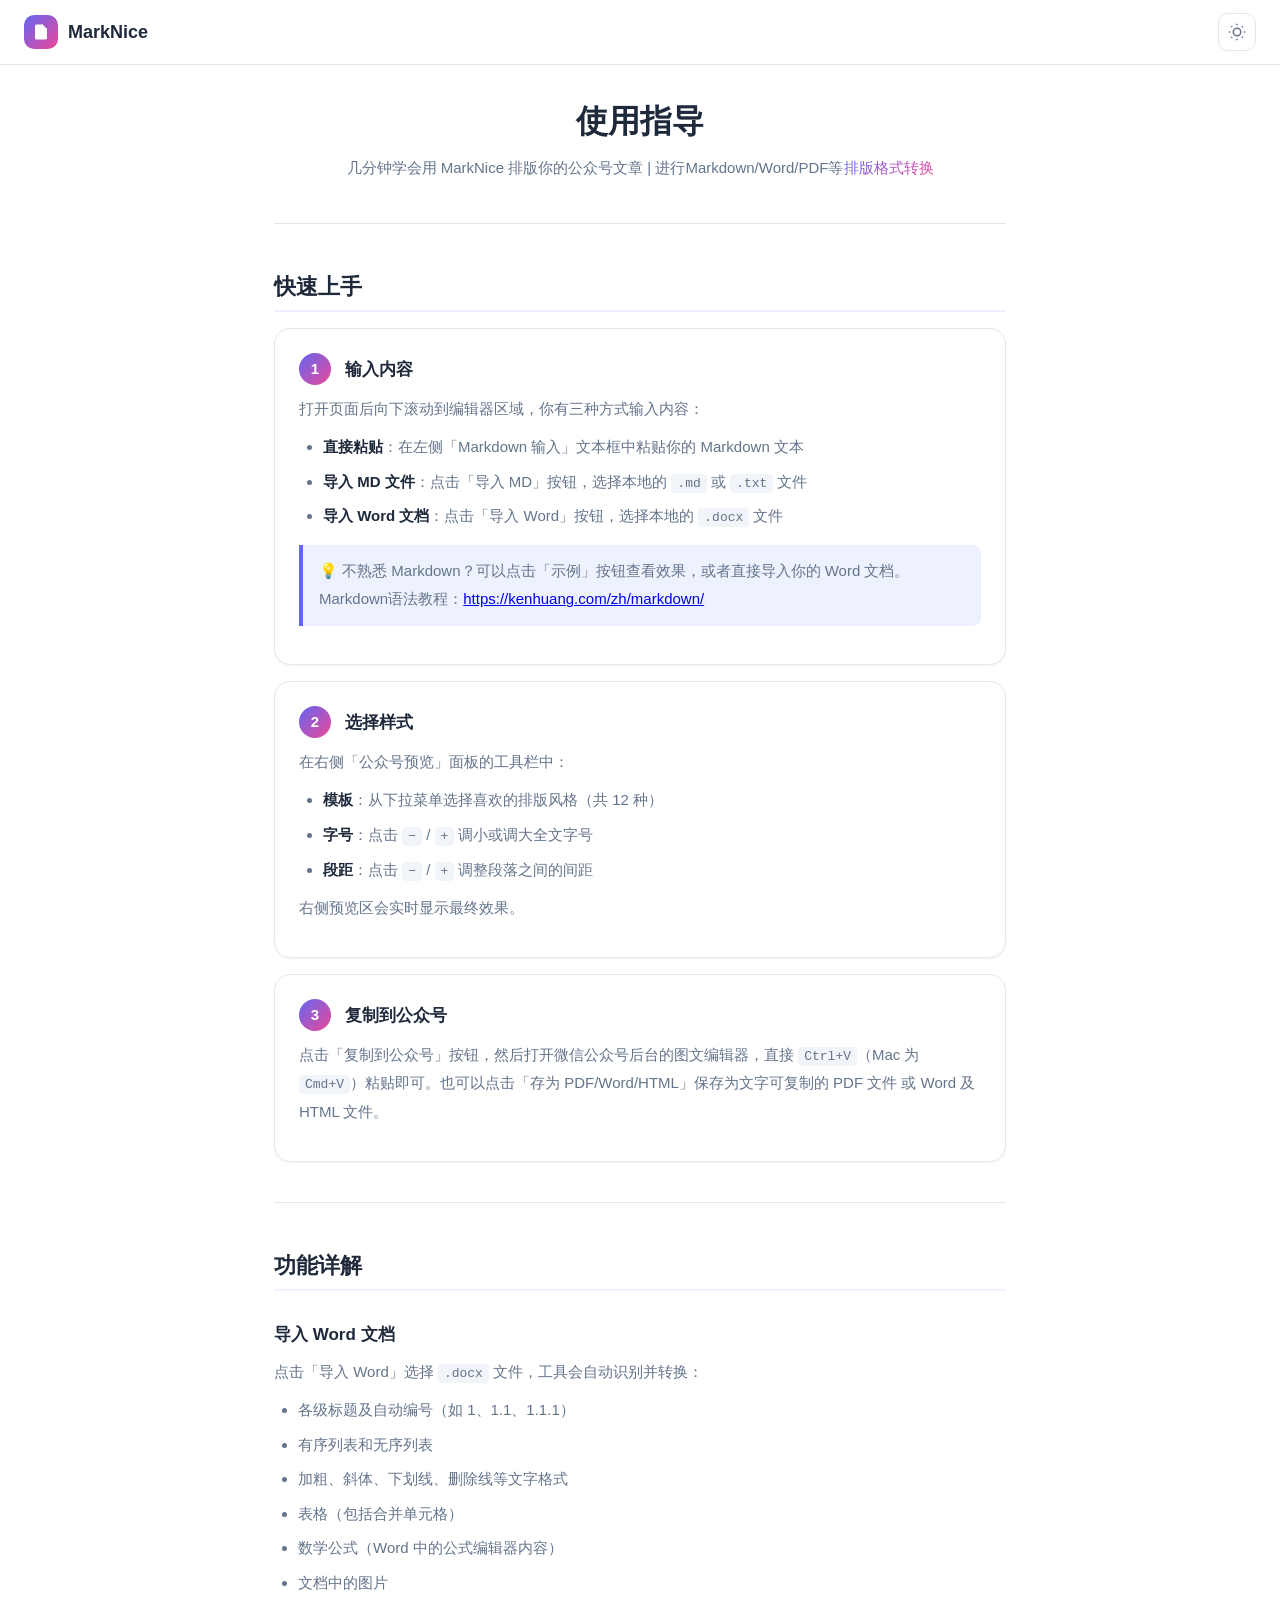
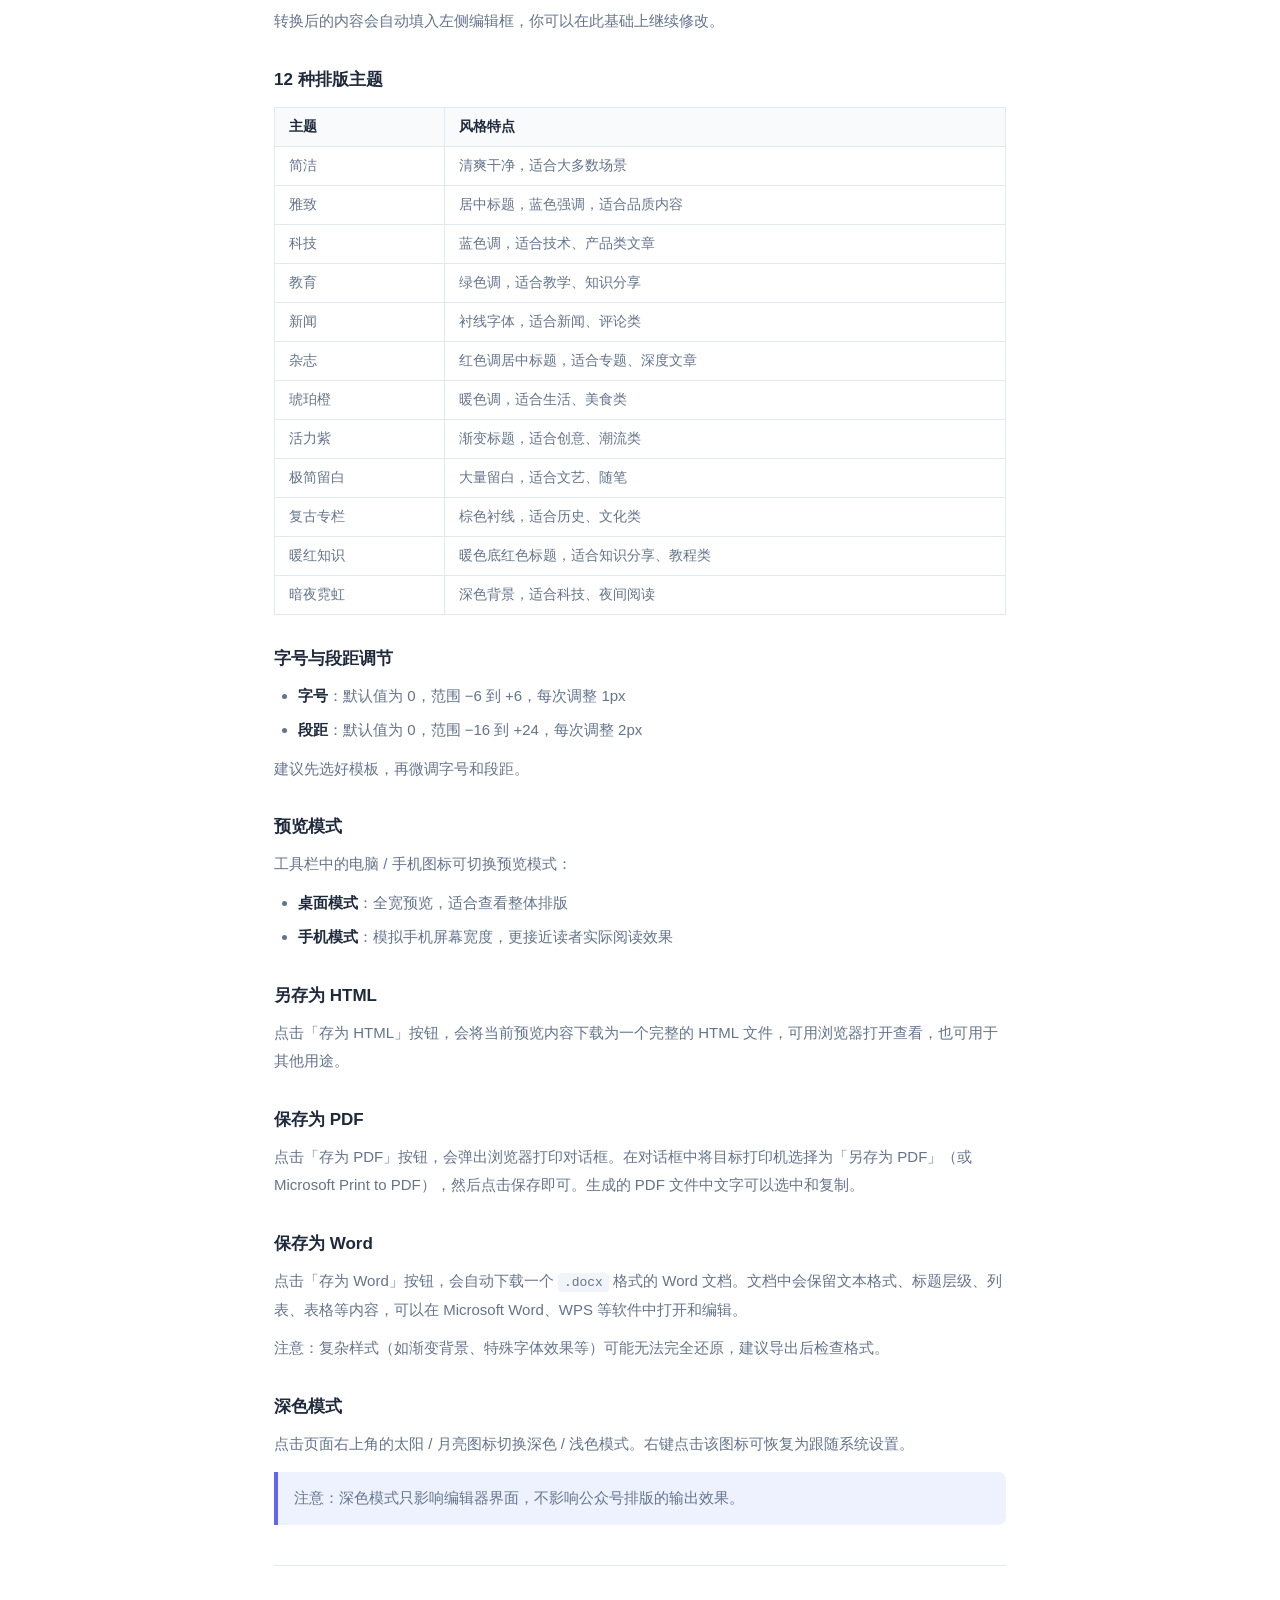
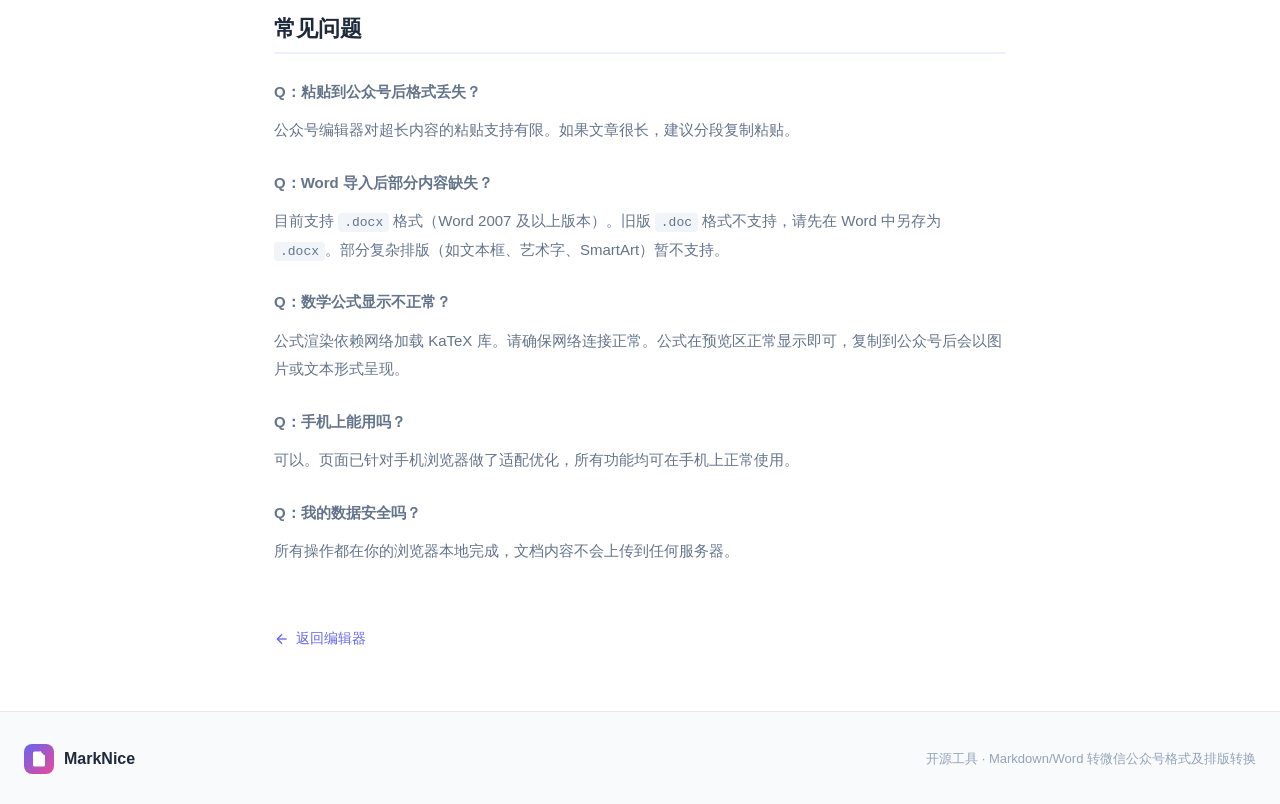
<file: guide.html>
<!doctype html>
<html lang="zh-CN">
<head>
  <meta charset="UTF-8" />
  <meta name="viewport" content="width=device-width, initial-scale=1.0" />
  <title>使用指导 | MarkNice</title>
  <link rel="stylesheet" href="./src/styles.css" />
  <style>
    .guide-section {
      padding: 100px 0 60px;
      background: var(--bg);
    }
    .guide-content {
      max-width: 780px;
      margin: 0 auto;
      padding: 0 24px;
    }
    .guide-content h1 {
      font-size: 32px;
      font-weight: 800;
      color: var(--text);
      margin-bottom: 8px;
      text-align: center;
    }
    .guide-subtitle {
      text-align: center;
      color: var(--text-secondary);
      font-size: 15px;
      margin-bottom: 40px;
    }
    .guide-content h2 {
      font-size: 22px;
      font-weight: 700;
      color: var(--text);
      margin: 48px 0 16px;
      padding-bottom: 8px;
      border-bottom: 2px solid var(--accent-light);
    }
    .guide-content h3 {
      font-size: 17px;
      font-weight: 700;
      color: var(--text);
      margin: 32px 0 12px;
    }
    .guide-content p {
      font-size: 15px;
      line-height: 1.9;
      color: var(--text-secondary);
      margin: 10px 0;
    }
    .guide-content ul, .guide-content ol {
      padding-left: 24px;
      margin: 10px 0;
    }
    .guide-content li {
      font-size: 15px;
      line-height: 1.9;
      color: var(--text-secondary);
      margin: 6px 0;
    }
    .guide-content strong {
      color: var(--text);
      font-weight: 600;
    }
    .guide-content code {
      background: var(--bg-muted);
      padding: 2px 6px;
      border-radius: 4px;
      font-size: 13px;
      font-family: Menlo, Consolas, monospace;
    }
    .guide-content hr {
      border: none;
      border-top: 1px solid var(--card-border);
      margin: 40px 0;
    }
    .guide-content blockquote {
      margin: 14px 0;
      padding: 12px 16px;
      border-left: 4px solid var(--accent);
      background: var(--accent-light);
      border-radius: 0 8px 8px 0;
      color: var(--text-secondary);
      font-size: 14px;
      line-height: 1.8;
    }
    .guide-content blockquote p { margin: 0; }
    .guide-table {
      width: 100%;
      border-collapse: collapse;
      margin: 16px 0;
      font-size: 14px;
    }
    .guide-table th, .guide-table td {
      border: 1px solid var(--card-border);
      padding: 10px 14px;
      text-align: left;
    }
    .guide-table th {
      background: var(--bg-soft);
      font-weight: 600;
      color: var(--text);
    }
    .guide-table td {
      color: var(--text-secondary);
    }
    .step-card {
      background: var(--card);
      border: 1px solid var(--card-border);
      border-radius: var(--radius);
      padding: 24px;
      margin: 16px 0;
      box-shadow: var(--shadow-sm);
    }
    .step-num {
      display: inline-flex;
      align-items: center;
      justify-content: center;
      width: 32px;
      height: 32px;
      background: linear-gradient(135deg, var(--gradient-from), var(--gradient-to));
      color: #fff;
      font-size: 15px;
      font-weight: 700;
      border-radius: 50%;
      margin-right: 10px;
      vertical-align: middle;
    }
    .step-title {
      font-size: 17px;
      font-weight: 700;
      color: var(--text);
      vertical-align: middle;
    }
    .faq-item { margin: 24px 0; }
    .faq-q {
      font-size: 15px;
      font-weight: 700;
      color: var(--text);
      margin-bottom: 6px;
    }
    .faq-a {
      font-size: 14px;
      line-height: 1.85;
      color: var(--text-secondary);
    }
    .back-link {
      display: inline-flex;
      align-items: center;
      gap: 6px;
      color: var(--accent);
      text-decoration: none;
      font-size: 14px;
      font-weight: 500;
      margin-top: 40px;
      transition: opacity 0.2s;
    }
    .back-link:hover { opacity: 0.8; }
    @media (max-width: 768px) {
      .guide-section { padding: 80px 0 40px; }
      .guide-content h1 { font-size: 24px; }
      .guide-content h2 { font-size: 19px; margin-top: 36px; }
      .guide-content { padding: 0 16px; }
      .step-card { padding: 18px; }
    }
  </style>
</head>
<body>
  <!-- Navbar -->
  <nav id="navbar" class="navbar">
    <div class="nav-inner">
      <a href="./index.html" class="logo">
        <div class="logo-icon">
          <svg viewBox="0 0 24 24" width="18" height="18" fill="currentColor">
            <path d="M14 2H6a2 2 0 0 0-2 2v16a2 2 0 0 0 2 2h12a2 2 0 0 0 2-2V8l-6-6z"/>
            <polyline points="14 2 14 8 20 8" fill="none" stroke="currentColor" stroke-width="1.5"/>
          </svg>
        </div>
        <span class="logo-text">MarkNice</span>
      </a>
      <div class="nav-actions">
        <button id="modeToggleBtn" class="nav-btn" title="切换主题">
          <svg id="sunIcon" viewBox="0 0 24 24" width="18" height="18" fill="none" stroke="currentColor" stroke-width="2">
            <circle cx="12" cy="12" r="5"/><line x1="12" y1="1" x2="12" y2="3"/><line x1="12" y1="21" x2="12" y2="23"/><line x1="4.22" y1="4.22" x2="5.64" y2="5.64"/><line x1="18.36" y1="18.36" x2="19.78" y2="19.78"/><line x1="1" y1="12" x2="3" y2="12"/><line x1="21" y1="12" x2="23" y2="12"/><line x1="4.22" y1="19.78" x2="5.64" y2="18.36"/><line x1="18.36" y1="5.64" x2="19.78" y2="4.22"/>
          </svg>
          <svg id="moonIcon" viewBox="0 0 24 24" width="18" height="18" fill="none" stroke="currentColor" stroke-width="2" style="display:none">
            <path d="M21 12.79A9 9 0 1 1 11.21 3 7 7 0 0 0 21 12.79z"/>
          </svg>
        </button>
      </div>
    </div>
  </nav>

  <section class="guide-section">
    <div class="guide-content">
      <h1>使用指导</h1>
      <p class="guide-subtitle">几分钟学会用 MarkNice 排版你的公众号文章 | 进行Markdown/Word/PDF等<span class="gradient-text">排版格式转换</span></p>

      <hr />

      <h2>快速上手</h2>

      <div class="step-card">
        <span class="step-num">1</span>
        <span class="step-title">输入内容</span>
        <p>打开页面后向下滚动到编辑器区域，你有三种方式输入内容：</p>
        <ul>
          <li><strong>直接粘贴</strong>：在左侧「Markdown 输入」文本框中粘贴你的 Markdown 文本</li>
          <li><strong>导入 MD 文件</strong>：点击「导入 MD」按钮，选择本地的 <code>.md</code> 或 <code>.txt</code> 文件</li>
          <li><strong>导入 Word 文档</strong>：点击「导入 Word」按钮，选择本地的 <code>.docx</code> 文件</li>
        </ul>
        <blockquote><p>💡 不熟悉 Markdown？可以点击「示例」按钮查看效果，或者直接导入你的 Word 文档。<br/> Markdown语法教程：<a href="https://kenhuang.com/zh/markdown/">https://kenhuang.com/zh/markdown/ </a></p></blockquote>
      </div>

      <div class="step-card">
        <span class="step-num">2</span>
        <span class="step-title">选择样式</span>
        <p>在右侧「公众号预览」面板的工具栏中：</p>
        <ul>
          <li><strong>模板</strong>：从下拉菜单选择喜欢的排版风格（共 12 种）</li>
          <li><strong>字号</strong>：点击 <code>−</code> / <code>+</code> 调小或调大全文字号</li>
          <li><strong>段距</strong>：点击 <code>−</code> / <code>+</code> 调整段落之间的间距</li>
        </ul>
        <p>右侧预览区会实时显示最终效果。</p>
      </div>

      <div class="step-card">
        <span class="step-num">3</span>
        <span class="step-title">复制到公众号</span>
        <p>点击「复制到公众号」按钮，然后打开微信公众号后台的图文编辑器，直接 <code>Ctrl+V</code>（Mac 为 <code>Cmd+V</code>）粘贴即可。也可以点击「存为 PDF/Word/HTML」保存为文字可复制的 PDF 文件 或 Word 及 HTML 文件。</p>
      </div>

      <hr />

      <h2>功能详解</h2>

      <h3>导入 Word 文档</h3>
      <p>点击「导入 Word」选择 <code>.docx</code> 文件，工具会自动识别并转换：</p>
      <ul>
        <li>各级标题及自动编号（如 1、1.1、1.1.1）</li>
        <li>有序列表和无序列表</li>
        <li>加粗、斜体、下划线、删除线等文字格式</li>
        <li>表格（包括合并单元格）</li>
        <li>数学公式（Word 中的公式编辑器内容）</li>
        <li>文档中的图片</li>
      </ul>
      <p>转换后的内容会自动填入左侧编辑框，你可以在此基础上继续修改。</p>

      <h3>12 种排版主题</h3>
      <table class="guide-table">
        <thead>
          <tr><th>主题</th><th>风格特点</th></tr>
        </thead>
        <tbody>
          <tr><td>简洁</td><td>清爽干净，适合大多数场景</td></tr>
          <tr><td>雅致</td><td>居中标题，蓝色强调，适合品质内容</td></tr>
          <tr><td>科技</td><td>蓝色调，适合技术、产品类文章</td></tr>
          <tr><td>教育</td><td>绿色调，适合教学、知识分享</td></tr>
          <tr><td>新闻</td><td>衬线字体，适合新闻、评论类</td></tr>
          <tr><td>杂志</td><td>红色调居中标题，适合专题、深度文章</td></tr>
          <tr><td>琥珀橙</td><td>暖色调，适合生活、美食类</td></tr>
          <tr><td>活力紫</td><td>渐变标题，适合创意、潮流类</td></tr>
          <tr><td>极简留白</td><td>大量留白，适合文艺、随笔</td></tr>
          <tr><td>复古专栏</td><td>棕色衬线，适合历史、文化类</td></tr>
          <tr><td>暖红知识</td><td>暖色底红色标题，适合知识分享、教程类</td></tr>
          <tr><td>暗夜霓虹</td><td>深色背景，适合科技、夜间阅读</td></tr>
        </tbody>
      </table>

      <h3>字号与段距调节</h3>
      <ul>
        <li><strong>字号</strong>：默认值为 0，范围 −6 到 +6，每次调整 1px</li>
        <li><strong>段距</strong>：默认值为 0，范围 −16 到 +24，每次调整 2px</li>
      </ul>
      <p>建议先选好模板，再微调字号和段距。</p>

      <h3>预览模式</h3>
      <p>工具栏中的电脑 / 手机图标可切换预览模式：</p>
      <ul>
        <li><strong>桌面模式</strong>：全宽预览，适合查看整体排版</li>
        <li><strong>手机模式</strong>：模拟手机屏幕宽度，更接近读者实际阅读效果</li>
      </ul>

      <h3>另存为 HTML</h3>
      <p>点击「存为 HTML」按钮，会将当前预览内容下载为一个完整的 HTML 文件，可用浏览器打开查看，也可用于其他用途。</p>

      <h3>保存为 PDF</h3>
      <p>点击「存为 PDF」按钮，会弹出浏览器打印对话框。在对话框中将目标打印机选择为「另存为 PDF」（或 Microsoft Print to PDF），然后点击保存即可。生成的 PDF 文件中文字可以选中和复制。</p>

      <h3>保存为 Word</h3>
      <p>点击「存为 Word」按钮，会自动下载一个 <code>.docx</code> 格式的 Word 文档。文档中会保留文本格式、标题层级、列表、表格等内容，可以在 Microsoft Word、WPS 等软件中打开和编辑。</p>
      <p>注意：复杂样式（如渐变背景、特殊字体效果等）可能无法完全还原，建议导出后检查格式。</p>

      <h3>深色模式</h3>
      <p>点击页面右上角的太阳 / 月亮图标切换深色 / 浅色模式。右键点击该图标可恢复为跟随系统设置。</p>
      <blockquote><p>注意：深色模式只影响编辑器界面，不影响公众号排版的输出效果。</p></blockquote>

      <hr />

      <h2>常见问题</h2>

      <div class="faq-item">
        <p class="faq-q">Q：粘贴到公众号后格式丢失？</p>
        <p class="faq-a">公众号编辑器对超长内容的粘贴支持有限。如果文章很长，建议分段复制粘贴。</p>
      </div>

      <div class="faq-item">
        <p class="faq-q">Q：Word 导入后部分内容缺失？</p>
        <p class="faq-a">目前支持 <code>.docx</code> 格式（Word 2007 及以上版本）。旧版 <code>.doc</code> 格式不支持，请先在 Word 中另存为 <code>.docx</code>。部分复杂排版（如文本框、艺术字、SmartArt）暂不支持。</p>
      </div>

      <div class="faq-item">
        <p class="faq-q">Q：数学公式显示不正常？</p>
        <p class="faq-a">公式渲染依赖网络加载 KaTeX 库。请确保网络连接正常。公式在预览区正常显示即可，复制到公众号后会以图片或文本形式呈现。</p>
      </div>

      <div class="faq-item">
        <p class="faq-q">Q：手机上能用吗？</p>
        <p class="faq-a">可以。页面已针对手机浏览器做了适配优化，所有功能均可在手机上正常使用。</p>
      </div>

      <div class="faq-item">
        <p class="faq-q">Q：我的数据安全吗？</p>
        <p class="faq-a">所有操作都在你的浏览器本地完成，文档内容不会上传到任何服务器。</p>
      </div>

      <a href="./index.html" class="back-link">
        <svg viewBox="0 0 24 24" width="16" height="16" fill="none" stroke="currentColor" stroke-width="2"><line x1="19" y1="12" x2="5" y2="12"/><polyline points="12 19 5 12 12 5"/></svg>
        返回编辑器
      </a>
    </div>
  </section>

  <!-- Footer -->
  <footer class="footer">
    <div class="container">
      <div class="footer-inner">
        <div class="footer-logo">
          <div class="logo-icon">
            <svg viewBox="0 0 24 24" width="18" height="18" fill="currentColor">
              <path d="M14 2H6a2 2 0 0 0-2 2v16a2 2 0 0 0 2 2h12a2 2 0 0 0 2-2V8l-6-6z"/>
              <polyline points="14 2 14 8 20 8" fill="none" stroke="currentColor" stroke-width="1.5"/>
            </svg>
          </div>
          <span class="logo-text">MarkNice</span>
        </div>
        <p class="footer-copy">开源工具 · Markdown/Word 转微信公众号格式及排版转换</p>
      </div>
    </div>
  </footer>

  <script>
    // Dark mode toggle (same logic as main page)
    const modeToggleBtn = document.getElementById('modeToggleBtn');
    const sunIcon = document.getElementById('sunIcon');
    const moonIcon = document.getElementById('moonIcon');
    function systemMode() { return window.matchMedia('(prefers-color-scheme: dark)').matches ? 'dark' : 'light'; }
    function updateModeUi(mode) {
      document.body.setAttribute('data-mode', mode);
      sunIcon.style.display = mode === 'dark' ? 'none' : 'block';
      moonIcon.style.display = mode === 'dark' ? 'block' : 'none';
    }
    const savedMode = localStorage.getItem('ui-mode');
    if (savedMode) updateModeUi(savedMode); else updateModeUi(systemMode());
    window.matchMedia('(prefers-color-scheme: dark)').addEventListener('change', () => {
      if (!localStorage.getItem('ui-mode')) updateModeUi(systemMode());
    });
    modeToggleBtn.addEventListener('click', () => {
      const cur = document.body.getAttribute('data-mode') || systemMode();
      const next = cur === 'light' ? 'dark' : 'light';
      updateModeUi(next);
      localStorage.setItem('ui-mode', next);
    });
    modeToggleBtn.addEventListener('contextmenu', (e) => {
      e.preventDefault();
      localStorage.removeItem('ui-mode');
      updateModeUi(systemMode());
    });
    // Navbar scroll
    const navbar = document.getElementById('navbar');
    window.addEventListener('scroll', () => { navbar.classList.toggle('scrolled', window.scrollY > 10); });
  </script>
</body>
</html>
</file>
<file: src/styles.css>
/* ===== CSS Variables ===== */
:root {
  --bg: #ffffff;
  --bg-soft: #f8fafc;
  --bg-muted: #f1f5f9;
  --card: #ffffff;
  --card-border: #e2e8f0;
  --text: #1e293b;
  --text-secondary: #64748b;
  --text-muted: #94a3b8;
  --accent: #6366f1;
  --accent-hover: #4f46e5;
  --accent-light: #eef2ff;
  --gradient-from: #6366f1;
  --gradient-to: #ec4899;
  --input-bg: #ffffff;
  --input-border: #e2e8f0;
  --input-focus: #6366f1;
  --shadow-sm: 0 1px 2px rgba(0,0,0,0.05);
  --shadow-md: 0 4px 6px -1px rgba(0,0,0,0.07), 0 2px 4px -2px rgba(0,0,0,0.05);
  --shadow-lg: 0 10px 15px -3px rgba(0,0,0,0.08), 0 4px 6px -4px rgba(0,0,0,0.05);
  --shadow-xl: 0 20px 25px -5px rgba(0,0,0,0.08), 0 8px 10px -6px rgba(0,0,0,0.04);
  --radius: 16px;
  --radius-sm: 10px;
}

body[data-mode='dark'] {
  --bg: #0f172a;
  --bg-soft: #1e293b;
  --bg-muted: #334155;
  --card: #1e293b;
  --card-border: #334155;
  --text: #f1f5f9;
  --text-secondary: #94a3b8;
  --text-muted: #64748b;
  --accent: #818cf8;
  --accent-hover: #6366f1;
  --accent-light: rgba(99,102,241,0.15);
  --input-bg: #0f172a;
  --input-border: #334155;
  --input-focus: #818cf8;
  --shadow-sm: 0 1px 2px rgba(0,0,0,0.2);
  --shadow-md: 0 4px 6px -1px rgba(0,0,0,0.3);
  --shadow-lg: 0 10px 15px -3px rgba(0,0,0,0.3);
  --shadow-xl: 0 20px 25px -5px rgba(0,0,0,0.4);
}

/* ===== Reset & Base ===== */
*, *::before, *::after { box-sizing: border-box; margin: 0; padding: 0; }

html { scroll-behavior: smooth; }

/* Respect user's motion preferences */
@media (prefers-reduced-motion: reduce) {
  html { scroll-behavior: auto; }
  *, *::before, *::after {
    animation-duration: 0.01ms !important;
    animation-iteration-count: 1 !important;
    transition-duration: 0.01ms !important;
  }
}

/* Skip-to-content link for keyboard users */
.skip-link {
  position: absolute;
  top: -40px;
  left: 8px;
  background: var(--accent);
  color: #fff;
  padding: 8px 16px;
  border-radius: 6px;
  text-decoration: none;
  font-size: 14px;
  font-weight: 500;
  z-index: 1000;
  transition: top 0.2s;
}
.skip-link:focus { top: 8px; }

/* Visible keyboard focus styles */
:focus-visible {
  outline: 2px solid var(--accent);
  outline-offset: 2px;
  border-radius: 4px;
}
button:focus-visible,
a:focus-visible,
.toolbar-btn:focus-visible,
.file-upload-btn:focus-visible,
.font-size-btn:focus-visible,
.mode-btn:focus-visible,
.nav-btn:focus-visible {
  outline: 2px solid var(--accent);
  outline-offset: 2px;
}

body {
  font-family: 'Inter', -apple-system, BlinkMacSystemFont, 'Segoe UI', 'PingFang SC', 'Microsoft YaHei', sans-serif;
  color: var(--text);
  background: var(--bg);
  -webkit-font-smoothing: antialiased;
  -moz-osx-font-smoothing: grayscale;
  transition: background 0.3s ease, color 0.3s ease;
}

.container {
  max-width: 1280px;
  margin: 0 auto;
  padding: 0 24px;
}

/* ===== Gradient Utilities ===== */
.gradient-text {
  background: linear-gradient(135deg, var(--gradient-from), var(--gradient-to));
  -webkit-background-clip: text;
  -webkit-text-fill-color: transparent;
  background-clip: text;
}

/* ===== Grid Pattern ===== */
.grid-pattern {
  position: absolute;
  inset: 0;
  background-image:
    linear-gradient(rgba(99,102,241,0.04) 1px, transparent 1px),
    linear-gradient(90deg, rgba(99,102,241,0.04) 1px, transparent 1px);
  background-size: 40px 40px;
  pointer-events: none;
}

/* ===== Navbar ===== */
.navbar {
  position: fixed;
  top: 0;
  left: 0;
  right: 0;
  z-index: 100;
  background: var(--bg);
  border-bottom: 1px solid var(--card-border);
  transition: background 0.3s, box-shadow 0.3s, border-color 0.3s;
}

.navbar.scrolled {
  background: rgba(255,255,255,0.95);
  backdrop-filter: blur(12px);
  -webkit-backdrop-filter: blur(12px);
  box-shadow: var(--shadow-sm);
}

body[data-mode='dark'] .navbar.scrolled {
  background: rgba(15,23,42,0.95);
}

.nav-inner {
  max-width: 1280px;
  margin: 0 auto;
  padding: 0 24px;
  display: flex;
  align-items: center;
  justify-content: space-between;
  height: 64px;
}

.logo {
  display: flex;
  align-items: center;
  gap: 10px;
  text-decoration: none;
  color: var(--text);
}

.logo-icon {
  width: 34px;
  height: 34px;
  background: linear-gradient(135deg, var(--gradient-from), var(--gradient-to));
  border-radius: 10px;
  display: flex;
  align-items: center;
  justify-content: center;
  color: #fff;
}

.logo-text {
  font-size: 18px;
  font-weight: 700;
  color: var(--text);
}

.nav-actions { display: flex; align-items: center; gap: 8px; }

.nav-btn {
  width: 38px;
  height: 38px;
  border: 1px solid var(--card-border);
  border-radius: var(--radius-sm);
  background: var(--card);
  color: var(--text-secondary);
  display: flex;
  align-items: center;
  justify-content: center;
  cursor: pointer;
  transition: all 0.2s;
}

.nav-btn:hover {
  border-color: var(--accent);
  color: var(--accent);
}

/* ===== Hero Section ===== */
.hero-section {
  position: relative;
  overflow: hidden;
  padding: 140px 24px 80px;
  text-align: center;
  background: var(--bg);
}

.hero-glow {
  position: absolute;
  top: -120px;
  right: -80px;
  width: 500px;
  height: 500px;
  background: radial-gradient(circle, rgba(99,102,241,0.08), transparent 70%);
  pointer-events: none;
}

.hero-inner {
  position: relative;
  max-width: 720px;
  margin: 0 auto;
}

.hero-badge {
  display: inline-block;
  padding: 6px 18px;
  background: var(--accent-light);
  color: var(--accent);
  font-size: 13px;
  font-weight: 600;
  border-radius: 100px;
  margin-bottom: 24px;
}

.hero-title {
  font-size: 42px;
  font-weight: 800;
  line-height: 1.3;
  color: var(--text);
  margin-bottom: 20px;
  letter-spacing: -0.5px;
}

.hero-desc {
  font-size: 17px;
  line-height: 1.8;
  color: var(--text-secondary);
  max-width: 600px;
  margin: 0 auto 32px;
}

.hero-cta {
  display: inline-flex;
  align-items: center;
  gap: 8px;
  padding: 14px 32px;
  background: linear-gradient(135deg, var(--gradient-from), var(--gradient-to));
  color: #fff;
  font-size: 15px;
  font-weight: 600;
  border-radius: 100px;
  text-decoration: none;
  transition: all 0.3s;
  box-shadow: 0 4px 14px rgba(99,102,241,0.3);
}

.hero-cta:hover {
  transform: translateY(-2px);
  box-shadow: 0 8px 24px rgba(99,102,241,0.35);
  opacity: 0.92;
}

.hero-cta svg {
  transition: transform 0.3s;
}

.hero-cta:hover svg {
  transform: translateX(4px);
}

/* ===== Features Section ===== */
.features-section {
  padding: 64px 0;
  background: var(--bg-soft);
}

.features-grid {
  display: grid;
  grid-template-columns: repeat(4, 1fr);
  gap: 20px;
}

.feature-card {
  background: var(--card);
  border-radius: var(--radius);
  padding: 28px 24px;
  box-shadow: var(--shadow-sm);
  transition: all 0.3s;
}

.feature-card:hover {
  transform: translateY(-4px);
  box-shadow: var(--shadow-md);
}

.feature-icon {
  width: 48px;
  height: 48px;
  background: linear-gradient(135deg, var(--gradient-from), var(--gradient-to));
  border-radius: 12px;
  display: flex;
  align-items: center;
  justify-content: center;
  color: #fff;
  margin-bottom: 18px;
  transition: transform 0.3s;
}

.feature-card:hover .feature-icon {
  transform: scale(1.08);
}

.feature-card h3 {
  font-size: 16px;
  font-weight: 700;
  color: var(--text);
  margin-bottom: 6px;
}

.feature-card p {
  font-size: 13px;
  color: var(--text-secondary);
  line-height: 1.6;
}

/* ===== Section Header ===== */
.section-header {
  text-align: center;
  margin-bottom: 40px;
}

.section-badge {
  display: inline-block;
  padding: 6px 18px;
  background: var(--accent-light);
  color: var(--accent);
  font-size: 13px;
  font-weight: 600;
  border-radius: 100px;
  margin-bottom: 16px;
}

.section-title {
  font-size: 30px;
  font-weight: 800;
  color: var(--text);
}

/* ===== Editor Section ===== */
.editor-section {
  padding: 80px 0;
  background: var(--bg);
}

.editor-grid {
  display: grid;
  grid-template-columns: 1fr 1fr;
  gap: 20px;
}

.editor-panel {
  background: var(--card);
  border: 1px solid var(--card-border);
  border-radius: var(--radius);
  display: flex;
  flex-direction: column;
  box-shadow: var(--shadow-md);
  overflow: hidden;
  min-height: 560px;
}

.panel-header {
  display: flex;
  align-items: center;
  gap: 8px;
  padding: 14px 18px;
  background: var(--bg-soft);
  border-bottom: 1px solid var(--card-border);
}

.panel-dot {
  width: 12px;
  height: 12px;
  border-radius: 50%;
}

.panel-dot.red { background: #ef4444; }
.panel-dot.yellow { background: #f59e0b; }
.panel-dot.green { background: #22c55e; }

.panel-title {
  font-size: 13px;
  font-weight: 600;
  color: var(--text-secondary);
  margin-left: 6px;
}

.panel-toolbar {
  display: flex;
  align-items: center;
  gap: 8px;
  padding: 12px 18px;
  flex-wrap: wrap;
  border-bottom: 1px solid var(--card-border);
}

.toolbar-label {
  font-size: 12px;
  color: var(--text-muted);
  font-weight: 500;
}

.toolbar-select {
  padding: 6px 4px;
  border: 1px solid var(--input-border);
  border-radius: 8px;
  background: var(--input-bg);
  color: var(--text);
  font-size: 12px;
  outline: none;
  cursor: pointer;
  transition: border-color 0.2s;
  max-width: 80px;
}

.toolbar-select:hover,
.toolbar-select:focus {
  border-color: var(--accent);
}

.toolbar-btn {
  padding: 6px 14px;
  border: 1px solid var(--input-border);
  border-radius: 8px;
  background: var(--input-bg);
  color: var(--text);
  font-size: 12px;
  font-weight: 500;
  cursor: pointer;
  transition: all 0.2s;
}

.toolbar-btn:hover {
  border-color: var(--accent);
  color: var(--accent);
}

.file-upload-btn {
  display: inline-flex;
  align-items: center;
  gap: 6px;
  padding: 6px 14px;
  border: 1px solid var(--input-border);
  border-radius: 8px;
  background: var(--input-bg);
  color: var(--text);
  font-size: 12px;
  font-weight: 500;
  cursor: pointer;
  transition: all 0.2s;
}

.file-upload-btn:hover {
  border-color: var(--accent);
  color: var(--accent);
}

.copy-btn {
  display: inline-flex;
  align-items: center;
  gap: 6px;
  padding: 6px 16px;
  background: linear-gradient(135deg, var(--gradient-from), var(--gradient-to));
  color: #fff;
  border: none;
  border-radius: 8px;
  font-size: 12px;
  font-weight: 600;
  cursor: pointer;
  transition: all 0.2s;
  white-space: nowrap;
}

.copy-btn:hover {
  opacity: 0.9;
  transform: translateY(-1px);
}

.status-text {
  margin-left: auto;
  font-size: 12px;
  color: #22c55e;
  font-weight: 500;
}

/* ===== Font Size Control ===== */
.font-size-ctrl {
  display: inline-flex;
  align-items: center;
  border: 1px solid var(--input-border);
  border-radius: 8px;
  overflow: hidden;
}

.font-size-btn {
  width: 28px;
  height: 28px;
  border: none;
  background: var(--input-bg);
  color: var(--text);
  font-size: 15px;
  font-weight: 600;
  cursor: pointer;
  display: flex;
  align-items: center;
  justify-content: center;
  transition: all 0.15s;
  line-height: 1;
}

.font-size-btn:hover {
  background: var(--accent);
  color: #fff;
}

.font-size-label {
  width: 28px;
  text-align: center;
  font-size: 12px;
  font-weight: 600;
  color: var(--text);
  border-left: 1px solid var(--input-border);
  border-right: 1px solid var(--input-border);
  line-height: 28px;
}

/* ===== Textarea & Preview ===== */
textarea {
  width: 100%;
  flex: 1;
  min-height: 460px;
  resize: vertical;
  background: var(--input-bg);
  color: var(--text);
  border: none;
  padding: 18px;
  font-size: 14px;
  line-height: 1.75;
  font-family: 'SF Mono', 'Fira Code', Menlo, Consolas, monospace;
  outline: none;
}

textarea::placeholder {
  color: var(--text-muted);
}

.help-text {
  padding: 10px 18px;
  font-size: 12px;
  color: var(--text-muted);
  border-top: 1px solid var(--card-border);
}

/* ===== Preview Mode Toggle ===== */
.preview-mode-toggle {
  display: inline-flex;
  border: 1px solid var(--input-border);
  border-radius: 8px;
  overflow: hidden;
}

.mode-btn {
  width: 32px;
  height: 30px;
  border: none;
  background: var(--input-bg);
  color: var(--text-muted);
  display: flex;
  align-items: center;
  justify-content: center;
  cursor: pointer;
  transition: all 0.2s;
}

.mode-btn + .mode-btn {
  border-left: 1px solid var(--input-border);
}

.mode-btn:hover {
  color: var(--accent);
}

.mode-btn.active {
  background: var(--accent);
  color: #fff;
}

/* ===== Preview Container ===== */
.preview-container {
  flex: 1;
  display: flex;
  justify-content: center;
  overflow: auto;
  background: var(--bg-soft);
  transition: all 0.3s ease;
  position: relative;
}

/* Desktop mode: preview-area fills the container */
.preview-container:not(.phone-mode) .preview-area {
  flex: 1;
  min-height: 460px;
  overflow: auto;
  background: #fff;
  color: #222;
  padding: 24px;
}

/* Phone mode */
.preview-container.phone-mode {
  padding: 32px 16px;
  align-items: flex-start;
  background: var(--bg-muted);
}

.preview-container.phone-mode .preview-area {
  flex: none;
  width: 375px;
  min-height: 600px;
  max-height: 720px;
  border-radius: 40px;
  border: 6px solid #1e293b;
  box-shadow:
    0 0 0 2px #0f172a,
    0 20px 60px rgba(0,0,0,0.18);
  padding: 48px 18px 36px;
  position: relative;
  overflow-y: auto;
  overflow-x: hidden;
  background: #fff;
  color: #222;
}

body[data-mode='dark'] .preview-container.phone-mode .preview-area {
  border-color: #64748b;
  box-shadow:
    0 0 0 2px #475569,
    0 20px 60px rgba(0,0,0,0.5);
}

/* Phone notch (dynamic island style) */
.preview-container.phone-mode .preview-area::before {
  content: '';
  position: absolute;
  top: 12px;
  left: 50%;
  transform: translateX(-50%);
  width: 90px;
  height: 24px;
  background: #1e293b;
  border-radius: 14px;
  z-index: 10;
}

body[data-mode='dark'] .preview-container.phone-mode .preview-area::before {
  background: #64748b;
}

/* ===== Footer ===== */
.footer {
  background: var(--bg-soft);
  border-top: 1px solid var(--card-border);
  padding: 32px 0;
}

.footer-inner {
  display: flex;
  align-items: center;
  justify-content: space-between;
}

.footer-logo {
  display: flex;
  align-items: center;
  gap: 10px;
}

.footer-logo .logo-icon {
  width: 30px;
  height: 30px;
  border-radius: 8px;
}

.footer-logo .logo-text {
  font-size: 16px;
}

.footer-copy {
  font-size: 13px;
  color: var(--text-muted);
}

/* ===== Scrollbar ===== */
::-webkit-scrollbar { width: 8px; height: 8px; }
::-webkit-scrollbar-track { background: var(--bg-soft); }
::-webkit-scrollbar-thumb { background: var(--text-muted); border-radius: 4px; }
::-webkit-scrollbar-thumb:hover { background: var(--text-secondary); }

/* ===== Responsive ===== */
@media (max-width: 1024px) {
  .features-grid {
    grid-template-columns: repeat(2, 1fr);
  }
}

@media (max-width: 768px) {
  .hero-title {
    font-size: 28px;
  }

  .hero-desc {
    font-size: 15px;
  }

  .hero-section {
    padding: 120px 20px 60px;
  }

  .features-grid {
    grid-template-columns: 1fr;
  }

  .editor-grid {
    grid-template-columns: 1fr;
  }

  .editor-panel {
    min-height: auto;
  }

  textarea {
    min-height: 260px;
  }

  .footer-inner {
    flex-direction: column;
    gap: 12px;
    text-align: center;
  }

  .panel-toolbar {
    gap: 6px;
    padding: 10px 12px;
  }

  .copy-btn {
    margin-left: 0;
    width: 100%;
    justify-content: center;
    margin-top: 4px;
  }

  .status-text {
    margin-left: 0;
    width: 100%;
  }

  /* Hide phone preview toggle on mobile — already on phone */
  .preview-mode-toggle {
    display: none;
  }

  /* Force desktop preview mode on mobile (no phone frame) */
  .preview-container.phone-mode {
    padding: 0;
    background: var(--bg-soft);
  }

  .preview-container.phone-mode .preview-area {
    width: 100%;
    min-height: 300px;
    max-height: none;
    border-radius: 0;
    border: none;
    box-shadow: none;
    padding: 16px;
  }

  .preview-container.phone-mode .preview-area::before {
    display: none;
  }

  /* Simplify hero on mobile */
  .hero-glow {
    display: none;
  }

  .grid-pattern {
    display: none;
  }

  /* Navbar compact */
  .nav-inner {
    padding: 0 16px;
    height: 56px;
  }

  .logo-text {
    font-size: 16px;
  }

  .container {
    padding: 0 12px;
  }

  /* Editor section tighter */
  .editor-section {
    padding: 40px 0;
  }

  .section-title {
    font-size: 22px;
  }

  .section-header {
    margin-bottom: 24px;
  }

  /* Toolbar items wrap nicely */
  .toolbar-label {
    font-size: 11px;
  }

  .toolbar-btn,
  .file-upload-btn {
    padding: 6px 10px;
    font-size: 11px;
  }

  .toolbar-select {
    font-size: 11px;
    max-width: 70px;
  }

  /* Preview area */
  .preview-container:not(.phone-mode) .preview-area {
    min-height: 300px;
    padding: 16px;
  }

  /* Phone preview mode: scale down to fit */
  .preview-container.phone-mode {
    padding: 16px 8px;
  }

  .preview-container.phone-mode .preview-area {
    width: 320px;
    min-height: 480px;
    max-height: 560px;
    border-radius: 32px;
    padding: 40px 14px 28px;
  }

  /* Features compact */
  .features-section {
    padding: 40px 0;
  }

  .feature-card {
    padding: 20px 18px;
  }

  /* Hero compact */
  .hero-section {
    padding: 100px 16px 48px;
  }

  .hero-badge {
    font-size: 12px;
    padding: 5px 14px;
    margin-bottom: 16px;
  }

  .hero-cta {
    padding: 12px 28px;
    font-size: 14px;
  }
}

/* Extra small screens (phones < 400px) */
@media (max-width: 400px) {
  .hero-title {
    font-size: 24px;
  }

  .hero-desc {
    font-size: 14px;
  }

  .panel-toolbar {
    padding: 8px 10px;
    gap: 4px;
  }

  .toolbar-btn,
  .file-upload-btn {
    padding: 5px 8px;
    font-size: 11px;
  }

  /* Stack font-size and spacing controls */
  .font-size-ctrl {
    border-radius: 6px;
  }

  .font-size-btn {
    width: 26px;
    height: 26px;
    font-size: 14px;
  }

  .font-size-label {
    width: 24px;
    font-size: 11px;
    line-height: 26px;
  }

  .preview-mode-toggle {
    border-radius: 6px;
  }

  .mode-btn {
    width: 28px;
    height: 26px;
  }

  .preview-container.phone-mode .preview-area {
    width: 280px;
    min-height: 420px;
    max-height: 500px;
  }
}

/* Touch-friendly: larger tap targets on mobile */
@media (hover: none) and (pointer: coarse) {
  .toolbar-btn,
  .file-upload-btn {
    min-height: 36px;
    padding: 8px 12px;
  }

  .font-size-btn {
    width: 34px;
    height: 34px;
  }

  .font-size-label {
    width: 32px;
    line-height: 34px;
  }

  .mode-btn {
    width: 36px;
    height: 34px;
  }

  .nav-btn {
    width: 42px;
    height: 42px;
  }

  .copy-btn {
    min-height: 40px;
    font-size: 13px;
  }

  .toolbar-select {
    min-height: 36px;
    padding: 6px 8px;
  }
}
</file>
